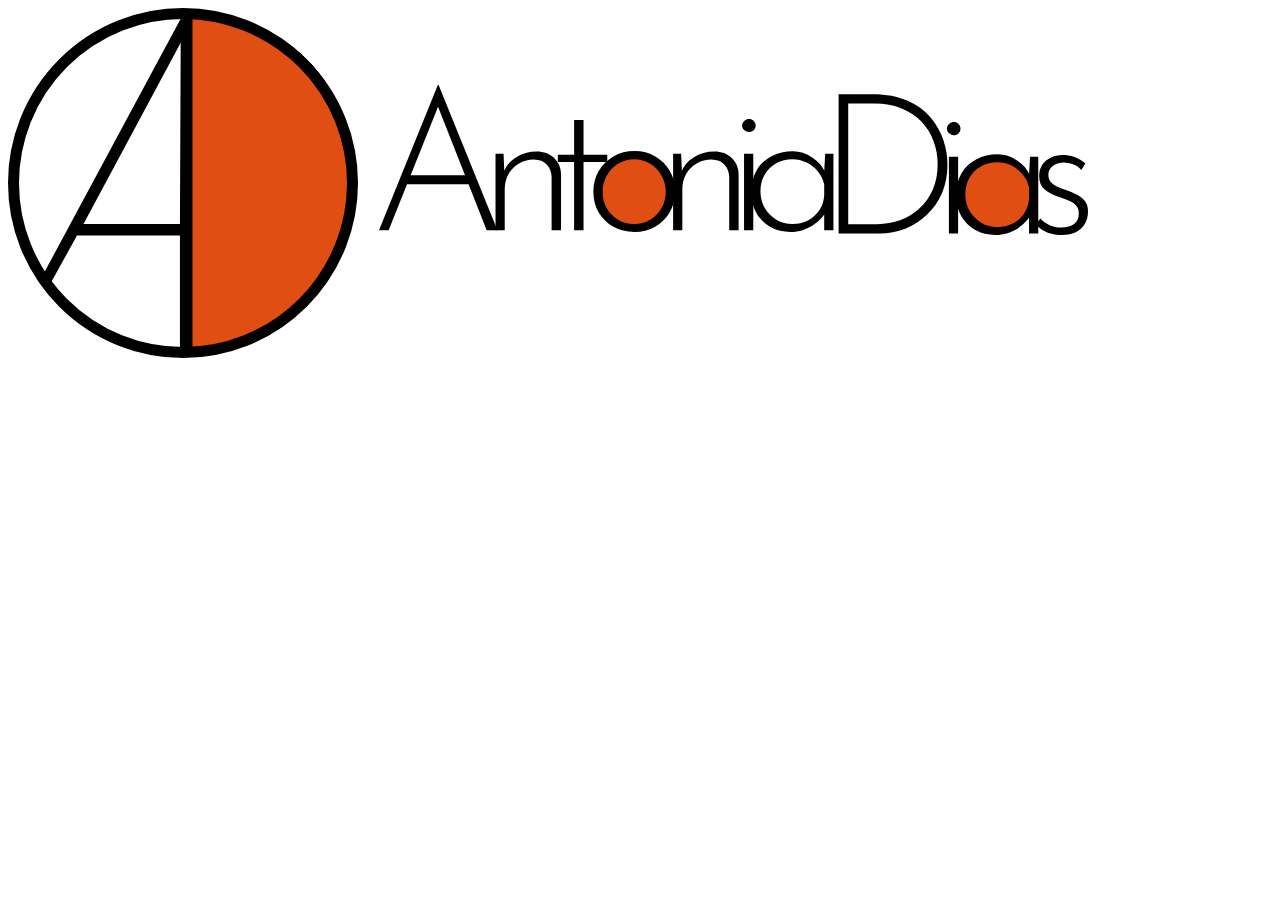
<file: index.html>
<!DOCTYPE html>
<!--[if lt IE 7]>      <html class="no-js lt-ie9 lt-ie8 lt-ie7"> <![endif]-->
<!--[if IE 7]>         <html class="no-js lt-ie9 lt-ie8"> <![endif]-->
<!--[if IE 8]>         <html class="no-js lt-ie9"> <![endif]-->
<!--[if gt IE 8]>      <html class="no-js"> <!--<![endif]-->
<html>
    <head>
        <meta charset="utf-8">
        <meta http-equiv="X-UA-Compatible" content="IE=edge">
        <title>Antonia Dias Portfolio</title>
        <meta name="description" content="">
        <meta name="viewport" content="width=device-width, initial-scale=1">
        <link rel="stylesheet" href="">
    </head>
    <body>
        <!--[if lt IE 7]>
            <p class="browsehappy">You are using an <strong>outdated</strong> browser. Please <a href="#">upgrade your browser</a> to improve your experience.</p>
        <![endif]-->

        <a href="designportfolio.html">
            <img src="img/big_main_logo.svg" id="main_logo">
        </a>
    </body>
</html>
</file>
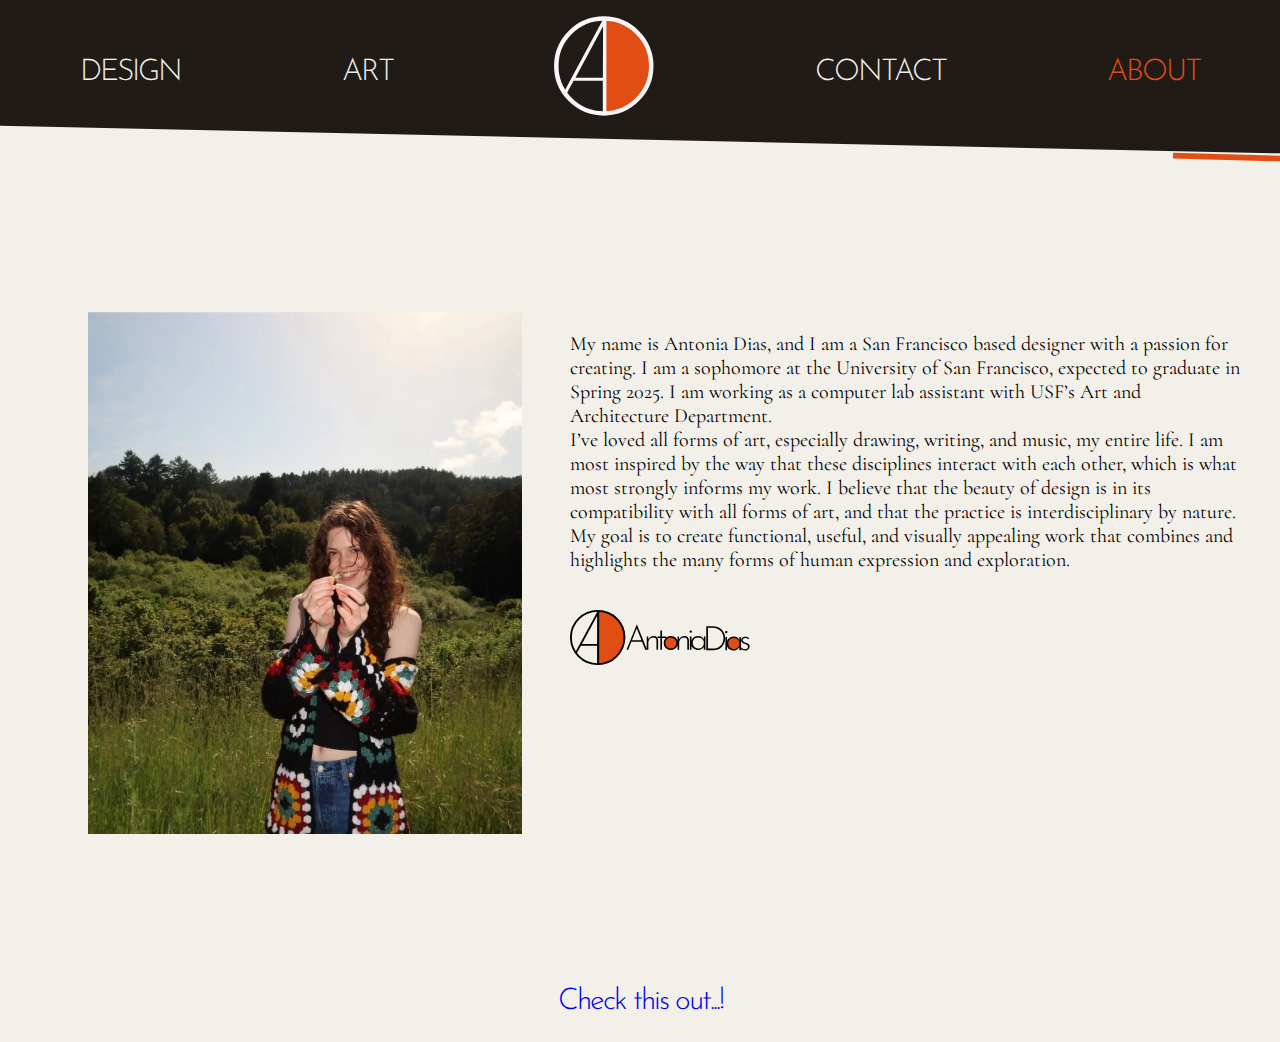
<file: about.html>
<!DOCTYPE html>
<!--[if lt IE 7]>      <html class="no-js lt-ie9 lt-ie8 lt-ie7"> <![endif]-->
<!--[if IE 7]>         <html class="no-js lt-ie9 lt-ie8"> <![endif]-->
<!--[if IE 8]>         <html class="no-js lt-ie9"> <![endif]-->
<!--[if gt IE 8]>      <html class="no-js"> <!--<![endif]-->
<html>
    <head>
        <meta charset="utf-8">
        <meta http-equiv="X-UA-Compatible" content="IE=edge">
        <title>Antonia Dias About</title>
        <meta name="description" content="">
        <meta name="viewport" content="width=device-width, initial-scale=1">
        <link rel="stylesheet" href="css/style.css">
    </head>
    <body>
        <!--[if lt IE 7]>
            <p class="browsehappy">You are using an <strong>outdated</strong> browser. Please <a href="#">upgrade your browser</a> to improve your experience.</p>
        <![endif]-->
        
        <header id="about_header">
            <nav>
                <a href="designportfolio.html">
                    <h2>DESIGN</h2>
                </a>
                <a href="artportfolio.html">
                    <h2>ART</h2>
                </a>
                <a href="index.html">
                    <img src="img/white_edge_logo.svg" viewBox="0 0 100 100" width="100" height="100" id="white_edge_logo">
                </a>
                <a href="contact.html">
                    <h2>CONTACT</h2>
                </a>
                <a href="#">
                    <h2 class="selected">ABOUT</h2>
                </a>

            </nav>
        </header>

        <main>

            <section>
                <div id="pic_of_me">
                    <img src="img/pic_of_me.webp" id="pic_of_me">
                </div>
                <div id="pic_of_me_description">
                <p>My name is Antonia Dias, and I am a San Francisco based designer with a passion for creating. I am a sophomore at the University of San Francisco, expected to graduate in Spring 2025. I am working as a computer lab assistant with USF’s Art and Architecture Department.
                    <br>
                I’ve loved all forms of art, especially drawing, writing, and music, my entire life. I am most inspired by the way that these disciplines interact with each other, which is what most strongly informs my work. I believe that the beauty of design is in its compatibility with all forms of art, and that the practice is interdisciplinary by nature. My goal is to create functional, useful, and visually appealing work that combines and highlights the many forms of human expression and exploration.
                    </p>
                <br>
                <img src="img/antoniadias_logo.svg" id="about_logo">
                </div>
                
            </section>
        </main>

        <footer>
            <a href="https://www.youtube.com/watch?v=yixhow9UXqo">
                <h2> Check this out...!</h2>
            </a>
        </footer>

    </body>
</html>
</file>
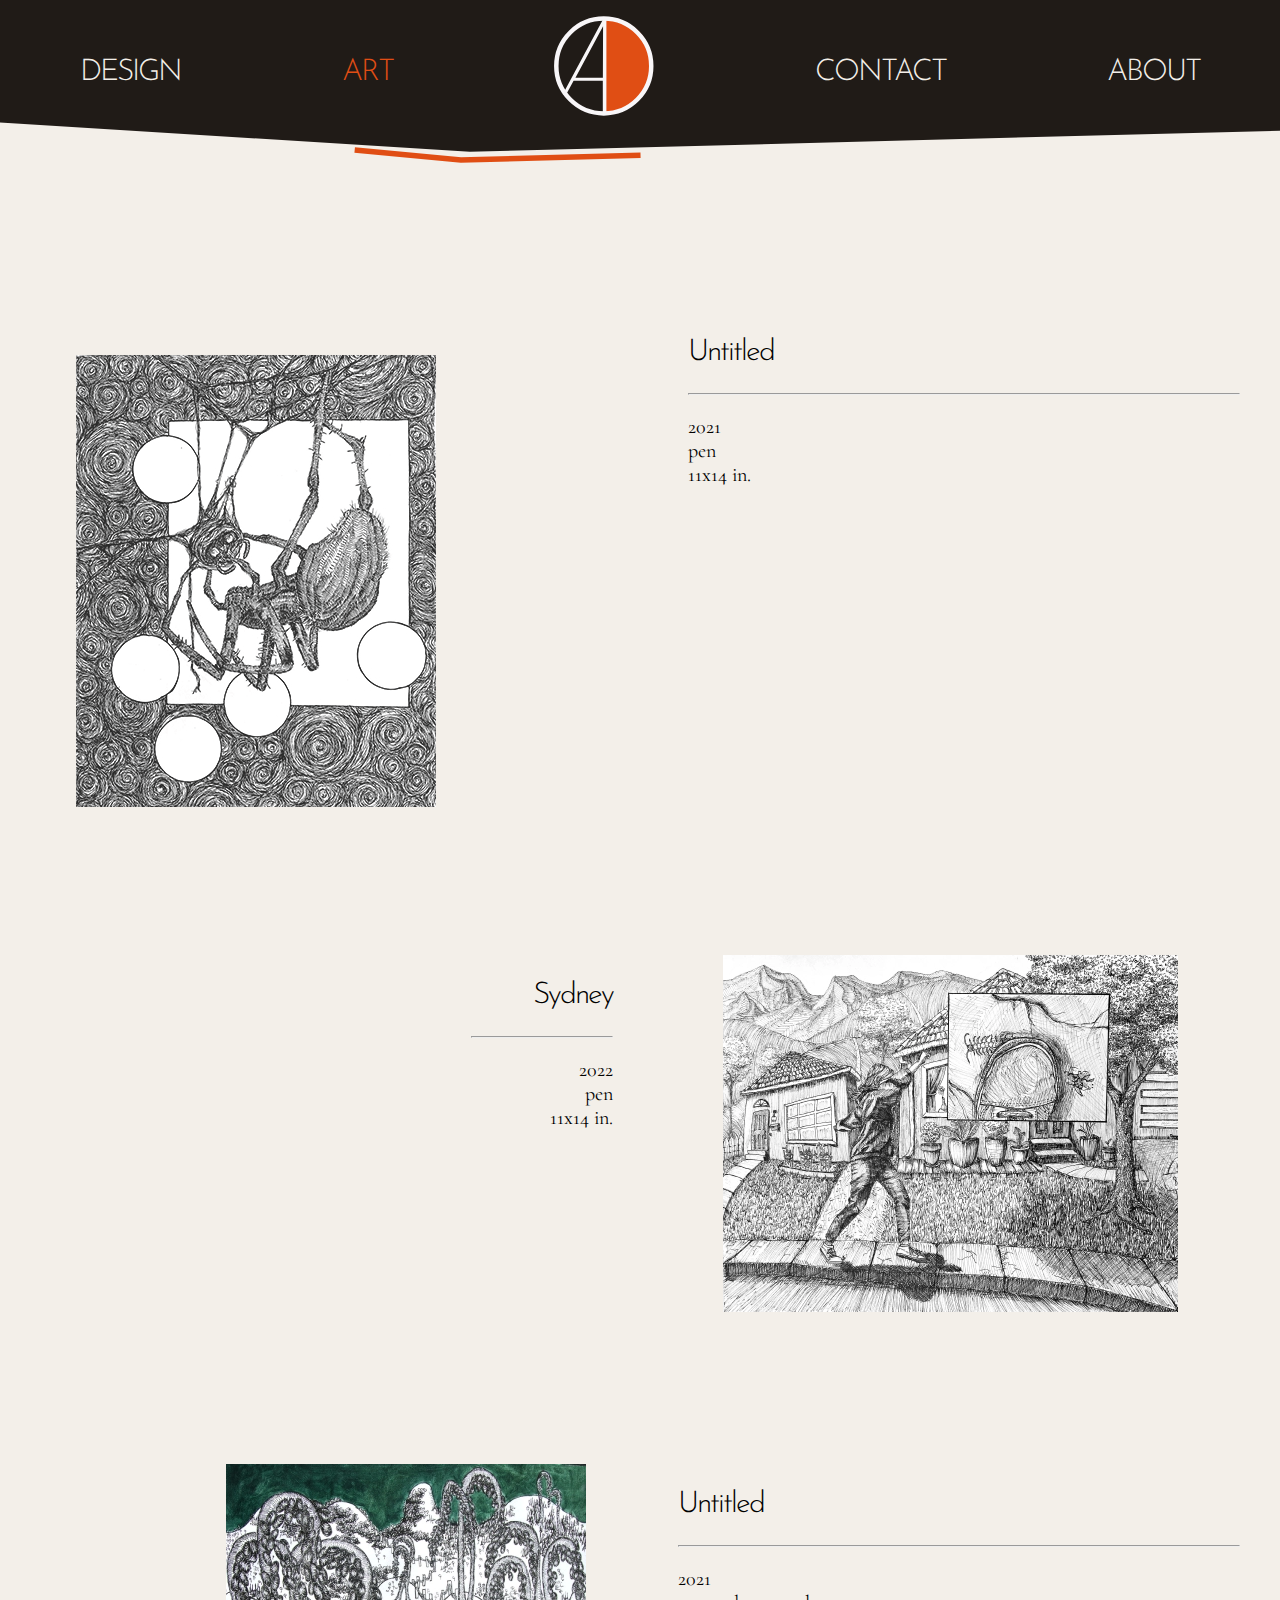
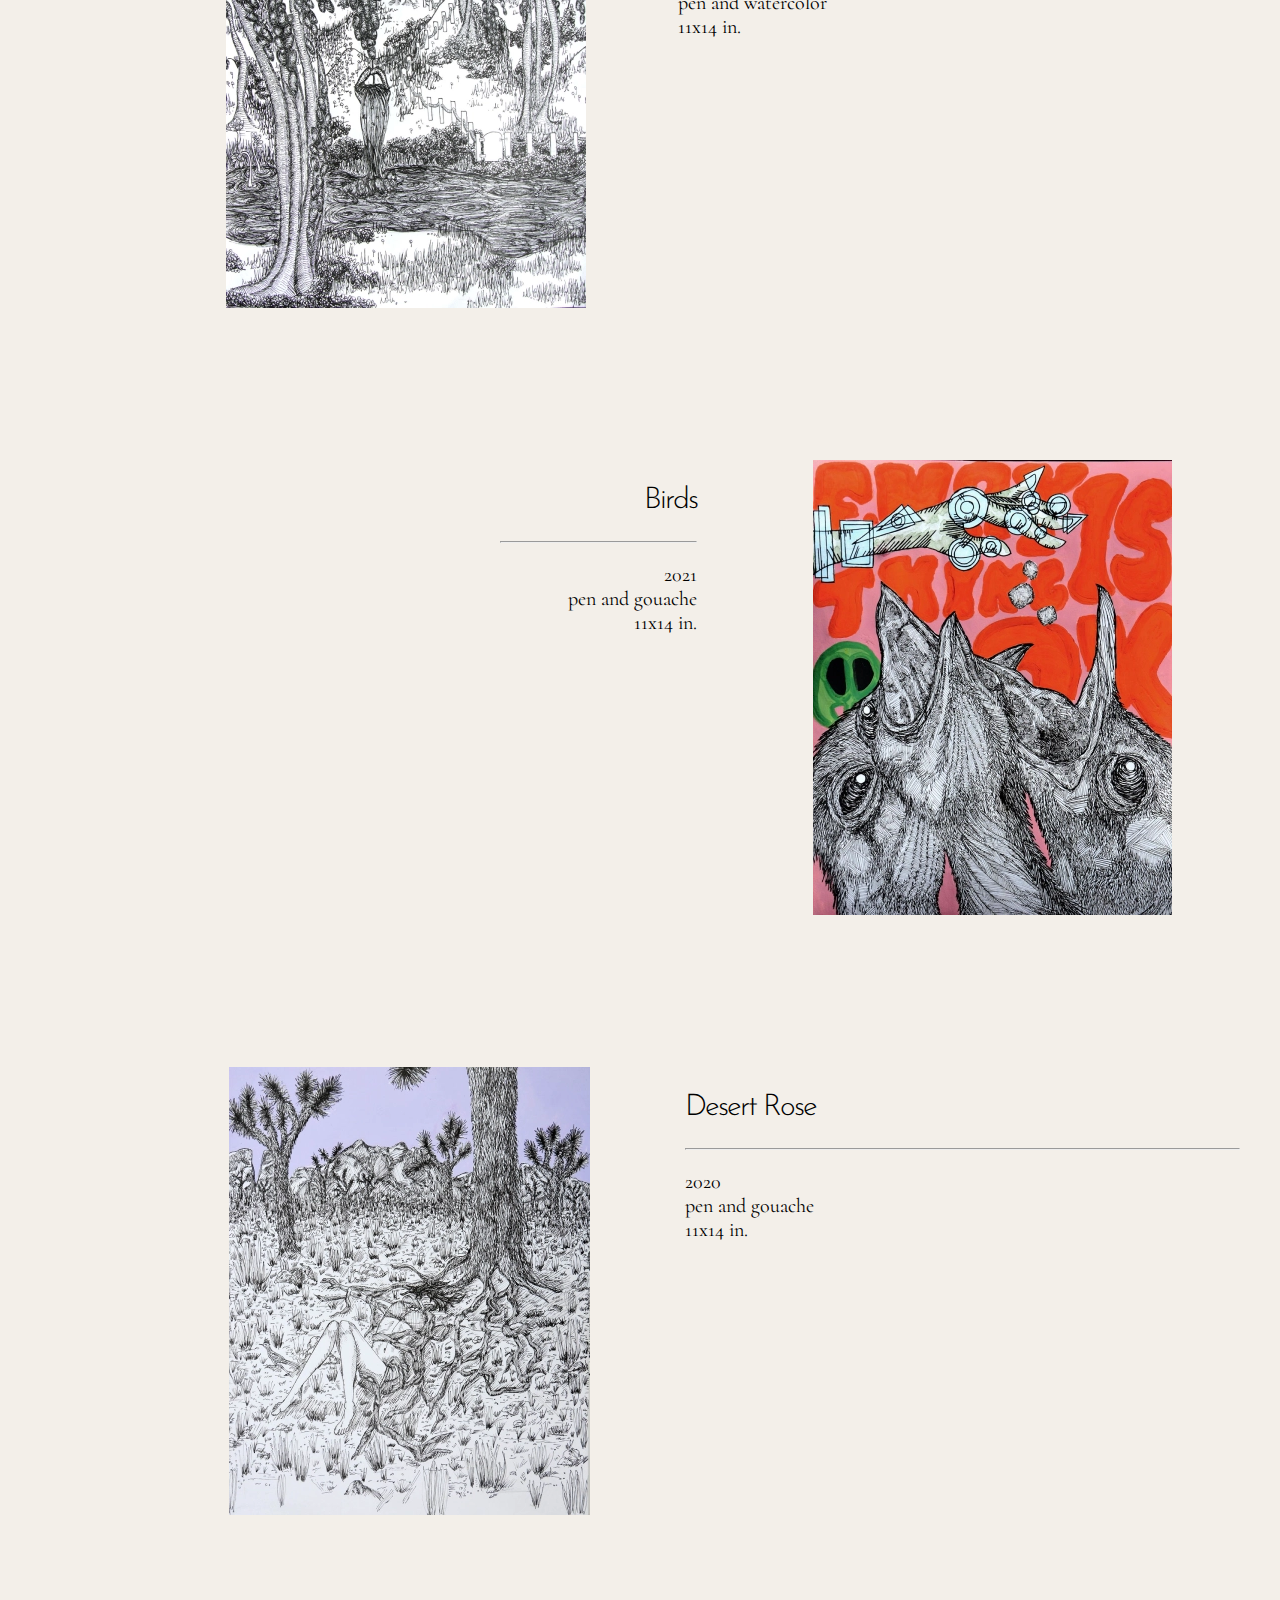
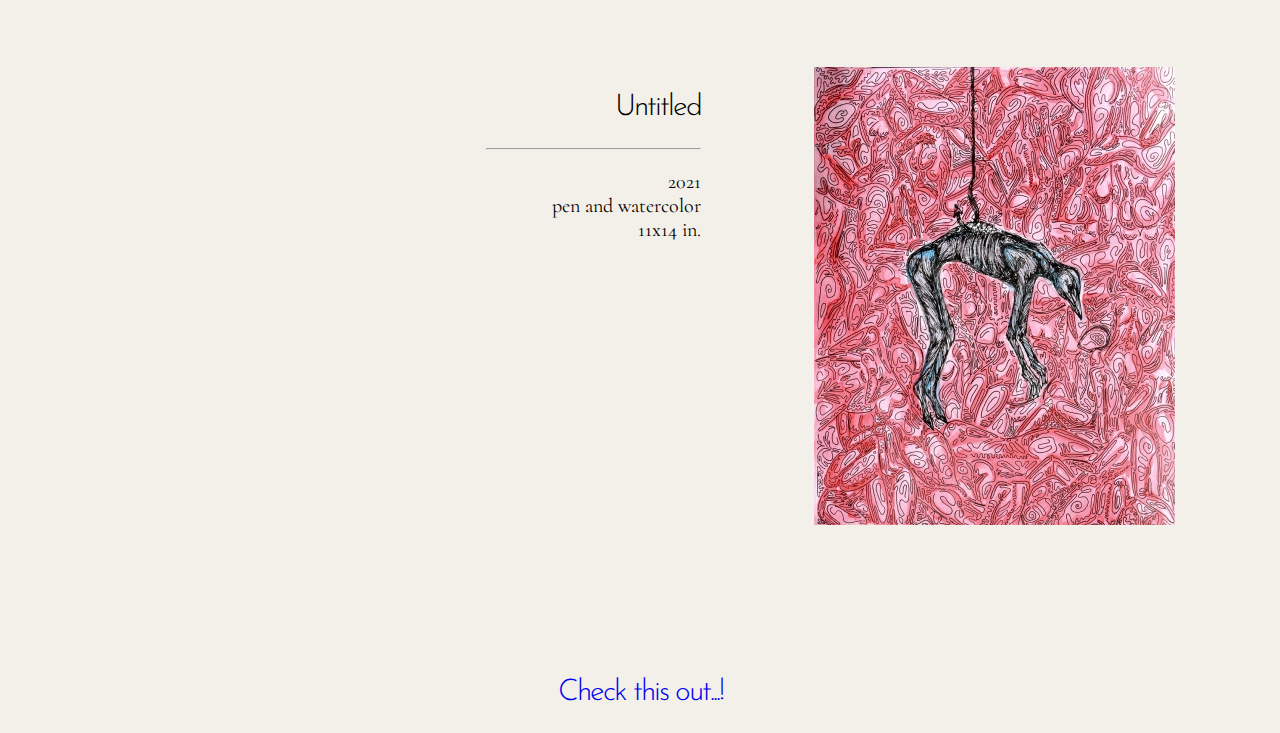
<file: artportfolio.html>
<!DOCTYPE html>
<!--[if lt IE 7]>      <html class="no-js lt-ie9 lt-ie8 lt-ie7"> <![endif]-->
<!--[if IE 7]>         <html class="no-js lt-ie9 lt-ie8"> <![endif]-->
<!--[if IE 8]>         <html class="no-js lt-ie9"> <![endif]-->
<!--[if gt IE 8]>      <html class="no-js"> <!--<![endif]-->
<html>
    <head>
        <meta charset="utf-8">
        <meta http-equiv="X-UA-Compatible" content="IE=edge">
        <title>Antonia Dias Art Portfolio</title>
        <meta name="description" content="">
        <meta name="viewport" content="width=device-width, initial-scale=1">
        <link rel="stylesheet" href="css/style.css">
    </head>
    <body>
        <!--[if lt IE 7]>
            <p class="browsehappy">You are using an <strong>outdated</strong> browser. Please <a href="#">upgrade your browser</a> to improve your experience.</p>
        <![endif]-->
        
        <header id="art_header">
            <nav>
                <a href="designportfolio.html">
                    <h2>DESIGN</h2>
                </a>
                <a href="#">
                    <h2 class="selected">ART</h2>
                </a>
                <a href="index.html">
                    <img src="img/white_edge_logo.svg" viewBox="0 0 100 100" width="100" height="100" id="white_edge_logo">
                </a>
                <a href="contact.html">
                    <h2>CONTACT</h2>
                </a>
                <a href="about.html">
                    <h2>ABOUT</h2>
                </a>
                </nav>
            </nav>
        </header>

        <main>
            <!--<section>
                <div id="art_portfolio_title">
                    <h1>ART PORTFOLIO</h1>
                </div>
            </section>-->
            <section>
                <!--<div id="ap1_image">
                    <img src="img/spider.webp">
                </div>-->
                <div class="ap1_image"></div>
                <div id="ap1_description">
                    <h2>Untitled</h2>
                    <hr>
                    <p>2021<br>pen <br> 11x14 in.</p>
                </div>

            </section>
            <section>
                <div id="ap2_image">
                    <img src="img/sydney.webp">
                </div>
                <div id="ap2_description">
                    <h2>Sydney</h2>
                    <hr>
                    <p>2022<br>pen<br>11x14 in.</p>
                </div>
                
            </section>
            <section>
                <div id="ap3_image">
                    <img src="img/jane.webp">
                </div>
                <div id="ap3_description">
                    <h2>Untitled</h2>
                    <hr>
                    <p>2021<br>pen and watercolor<br>11x14 in.</p>
                </div>
            </section>
            <section>
                <div id="ap4_image">
                    <img src="img/birds.webp">
                </div>
                <div id="ap4_description">
                    <h2>Birds</h2>
                    <hr>
                    <p>2021 <br>pen and gouache<br>11x14 in.</p>
                </div>
            </section>
            <section>
                <div id="ap5_image">
                    <img src="img/AnaDesertRose.webp">
                </div>
                <div id="ap5_description">
                    <h2>Desert Rose</h2>
                    <hr>
                    <p>2020<br>pen and gouache<br>11x14 in.</p>
                </div>
            </section>
            <section>
                <div id="ap6_image">
                    <img src="img/AnaSI4.webp">
                </div>
                <div id="ap6_description">
                    <h2>Untitled</h2>
                    <hr>
                    <p>2021<br>pen and watercolor<br>11x14 in.</p>
                </div>
            </section>
        </main>

        <footer>
            <a href="https://www.youtube.com/watch?v=yixhow9UXqo">
                <h2> Check this out...!</h2>
            </a>
        </footer>

    </body>
</html>
</file>
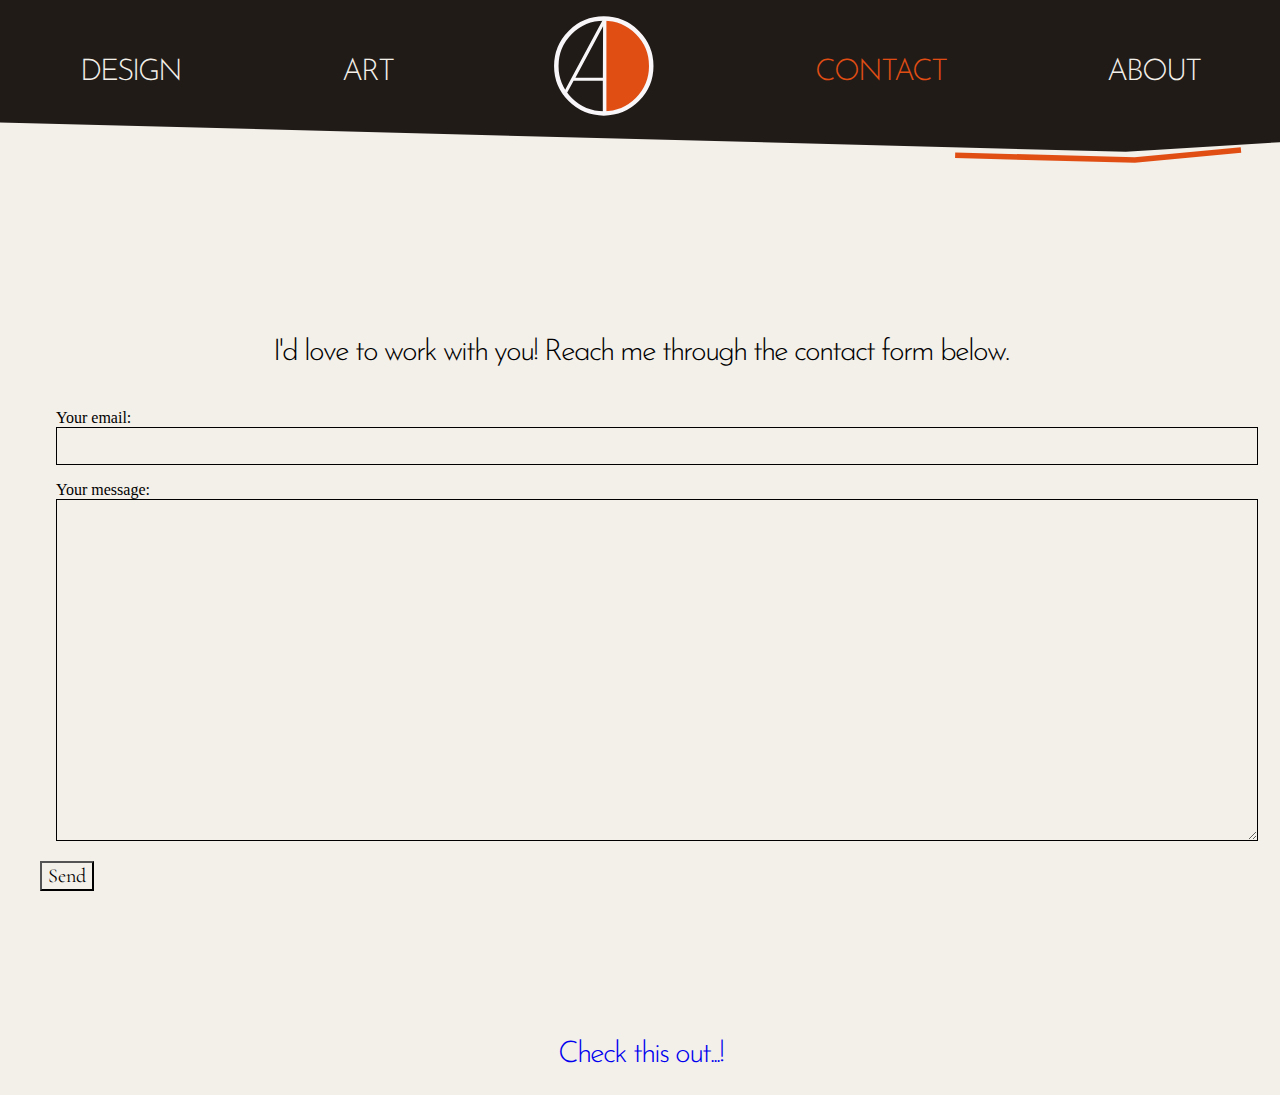
<file: contact.html>
<!DOCTYPE html>
<!--[if lt IE 7]>      <html class="no-js lt-ie9 lt-ie8 lt-ie7"> <![endif]-->
<!--[if IE 7]>         <html class="no-js lt-ie9 lt-ie8"> <![endif]-->
<!--[if IE 8]>         <html class="no-js lt-ie9"> <![endif]-->
<!--[if gt IE 8]>      <html class="no-js"> <!--<![endif]-->
<html>
    <head>
        <meta charset="utf-8">
        <meta http-equiv="X-UA-Compatible" content="IE=edge">
        <title>Antonia Dias Contact</title>
        <meta name="description" content="">
        <meta name="viewport" content="width=device-width, initial-scale=1">
        <link rel="stylesheet" href="css/style.css">
    </head>
    <body>
        <!--[if lt IE 7]>
            <p class="browsehappy">You are using an <strong>outdated</strong> browser. Please <a href="#">upgrade your browser</a> to improve your experience.</p>
        <![endif]-->
        
        <header id="contact_header">
            <nav>
                <a href="designportfolio.html">
                    <h2>DESIGN</h2>
                </a>
                <a href="artportfolio.html">
                    <h2>ART</h2>
                </a>
                <a href="index.html">
                    <img src="img/white_edge_logo.svg" viewBox="0 0 100 100" width="100" height="100" id="white_edge_logo">
                </a>
                <a href="#">
                    <h2 class="selected">CONTACT</h2>
                </a>
                <a href="about.html">
                    <h2>ABOUT</h2>
                </a>

            </nav>
        </header>

        <main>
            
            <section>
                    <h2 id="contact_title">I'd love to work with you! Reach me through the contact form below.</h2>
                <form
                action="https://formspree.io/f/xnqkrjnr"
                method="POST"
              >
                <label>
                  Your email:
                  <input type="email" name="email">
                </label>
                <label>
                  Your message:
                  <textarea name="message"></textarea>
                </label>
                <!-- your other form fields go here -->
                <button type="submit">Send</button>
              </form>
            </section>
        </main>

        <footer>
            <a href="https://www.youtube.com/watch?v=yixhow9UXqo">
                <h2> Check this out...!</h2>
            </a>
        </footer>

    </body>
</html>
</file>
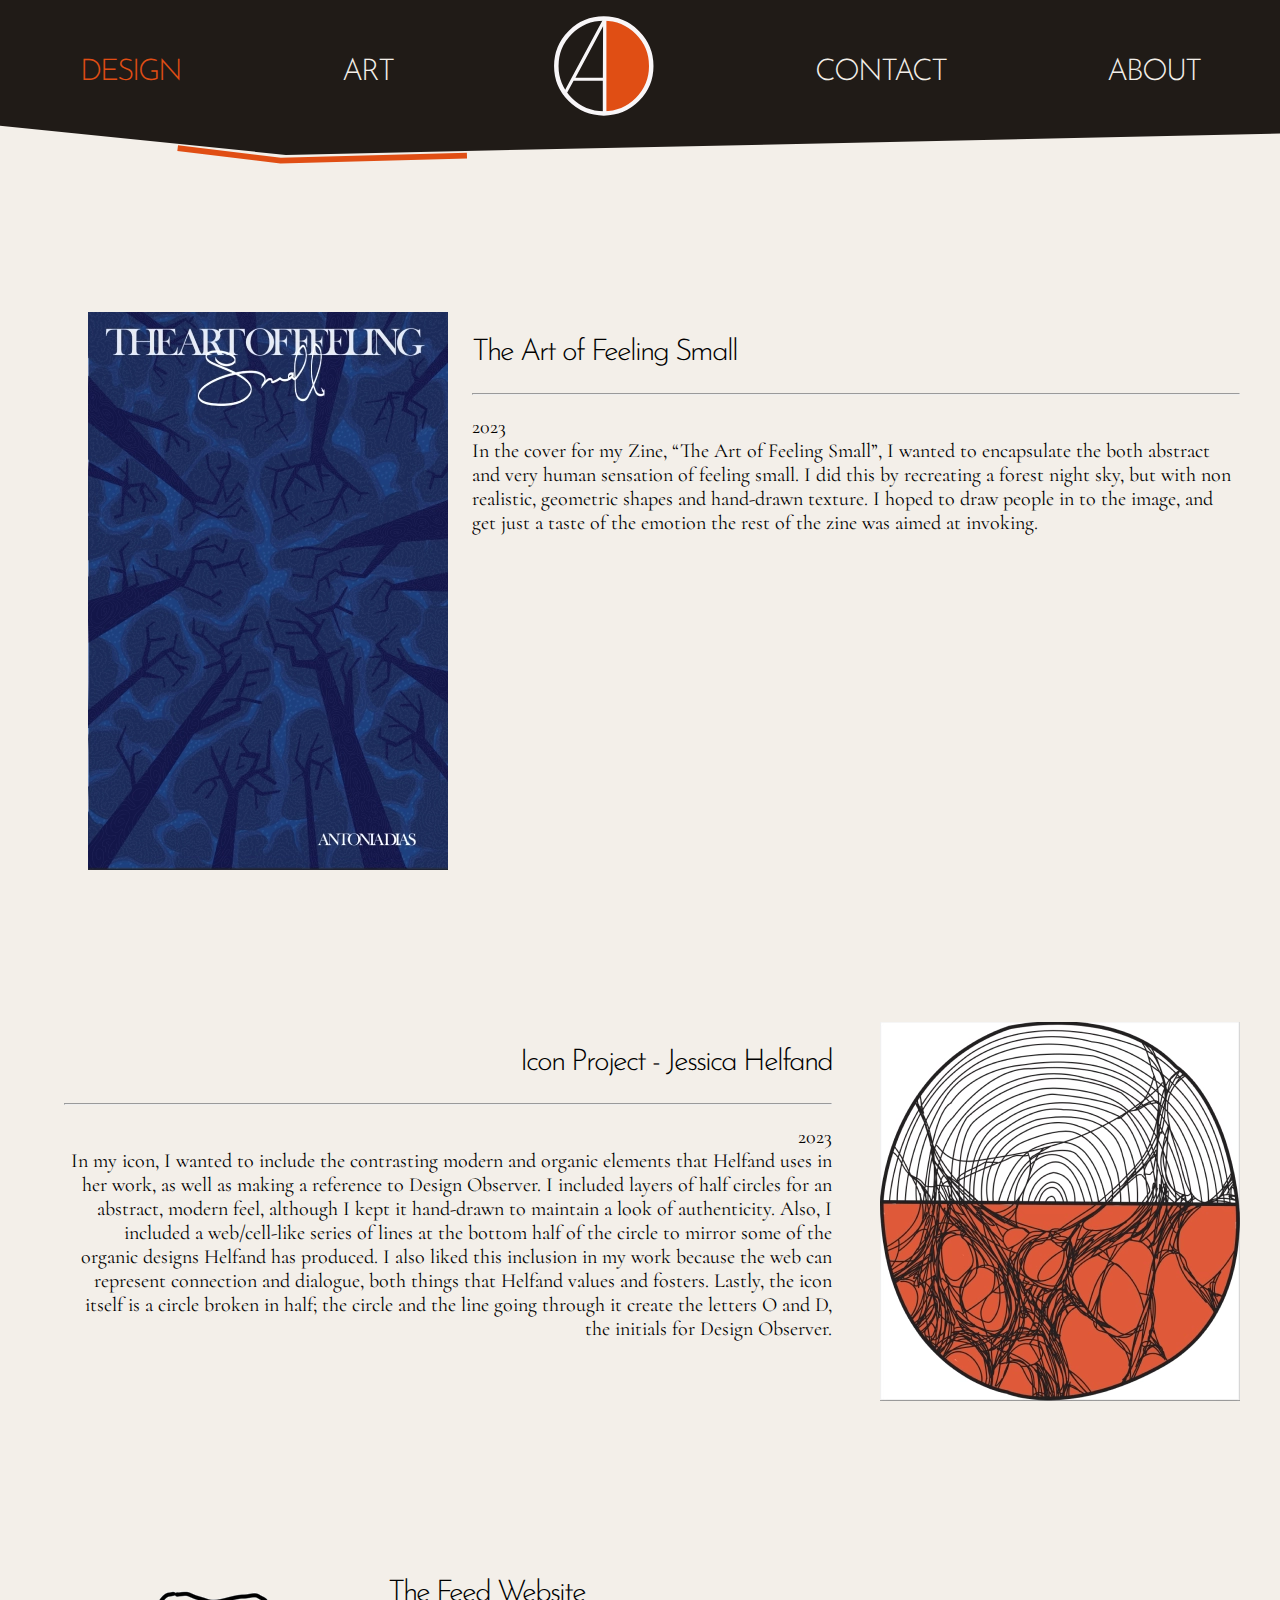
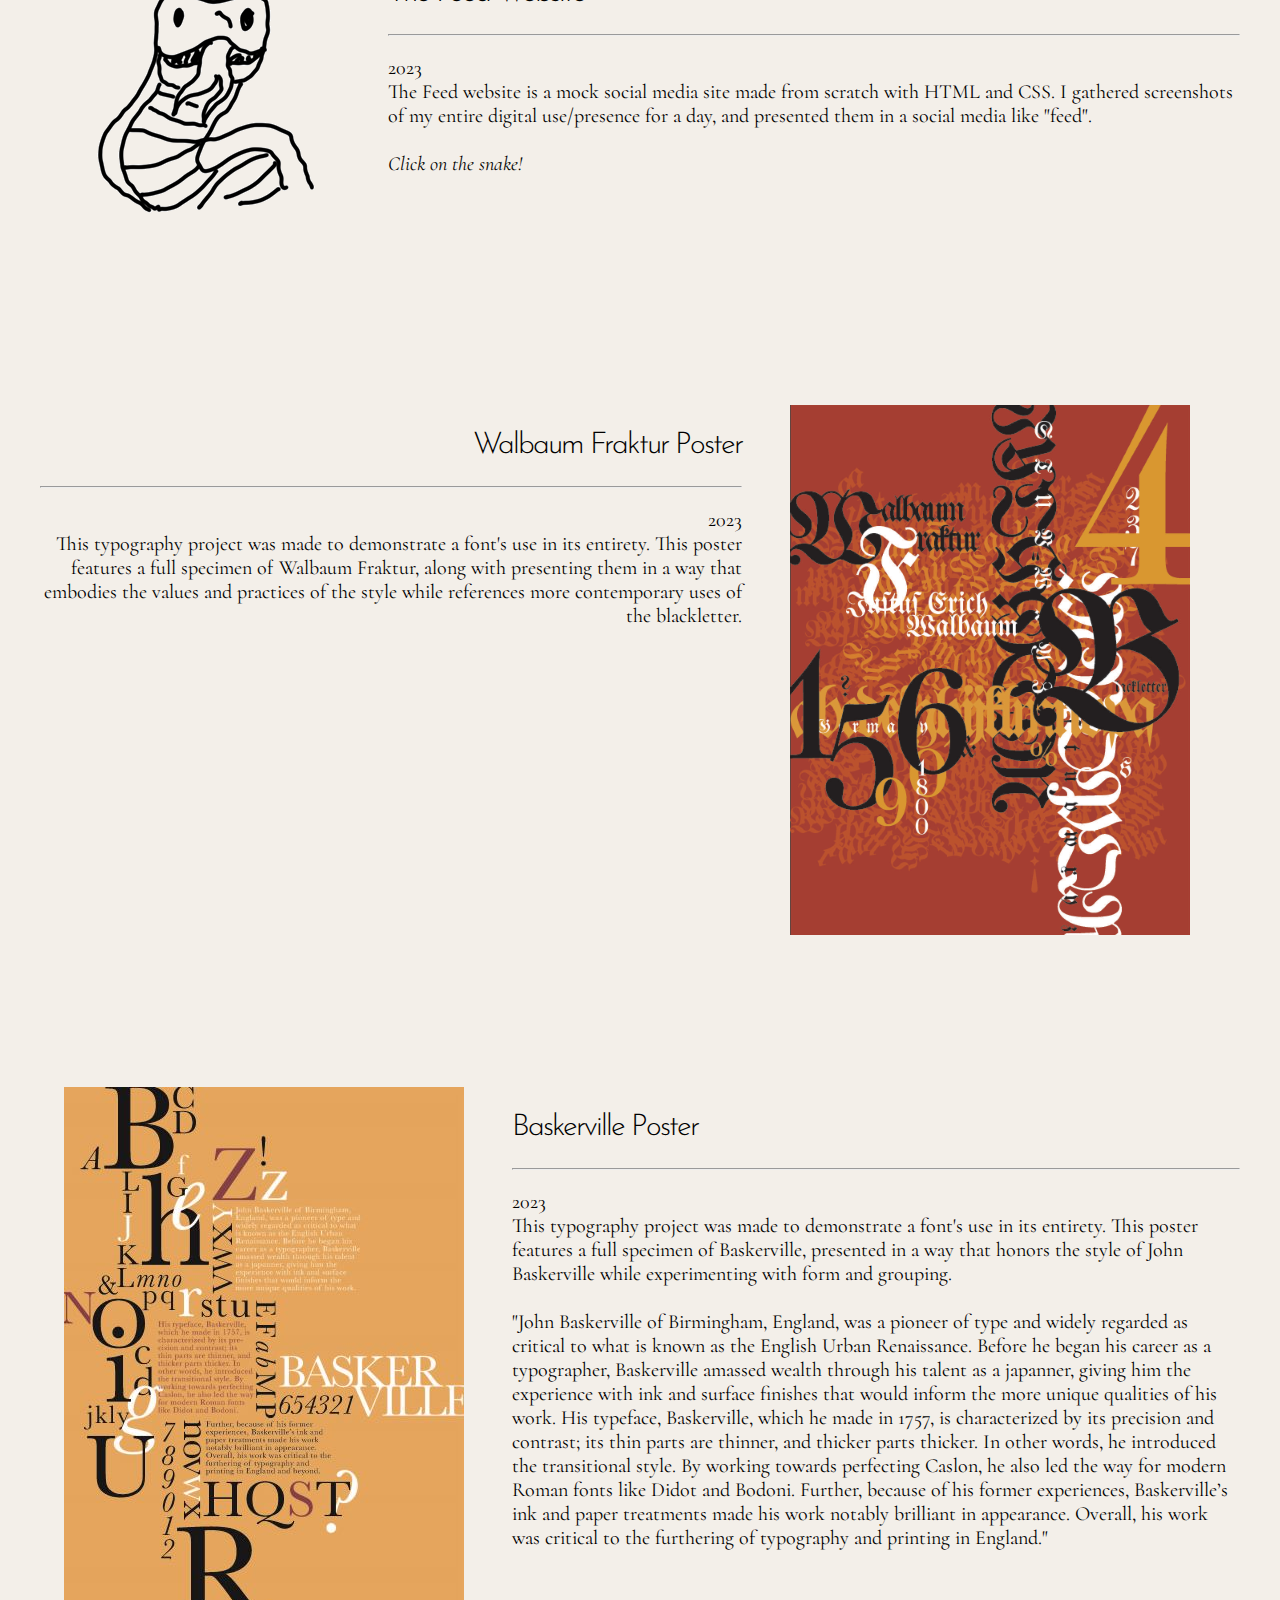
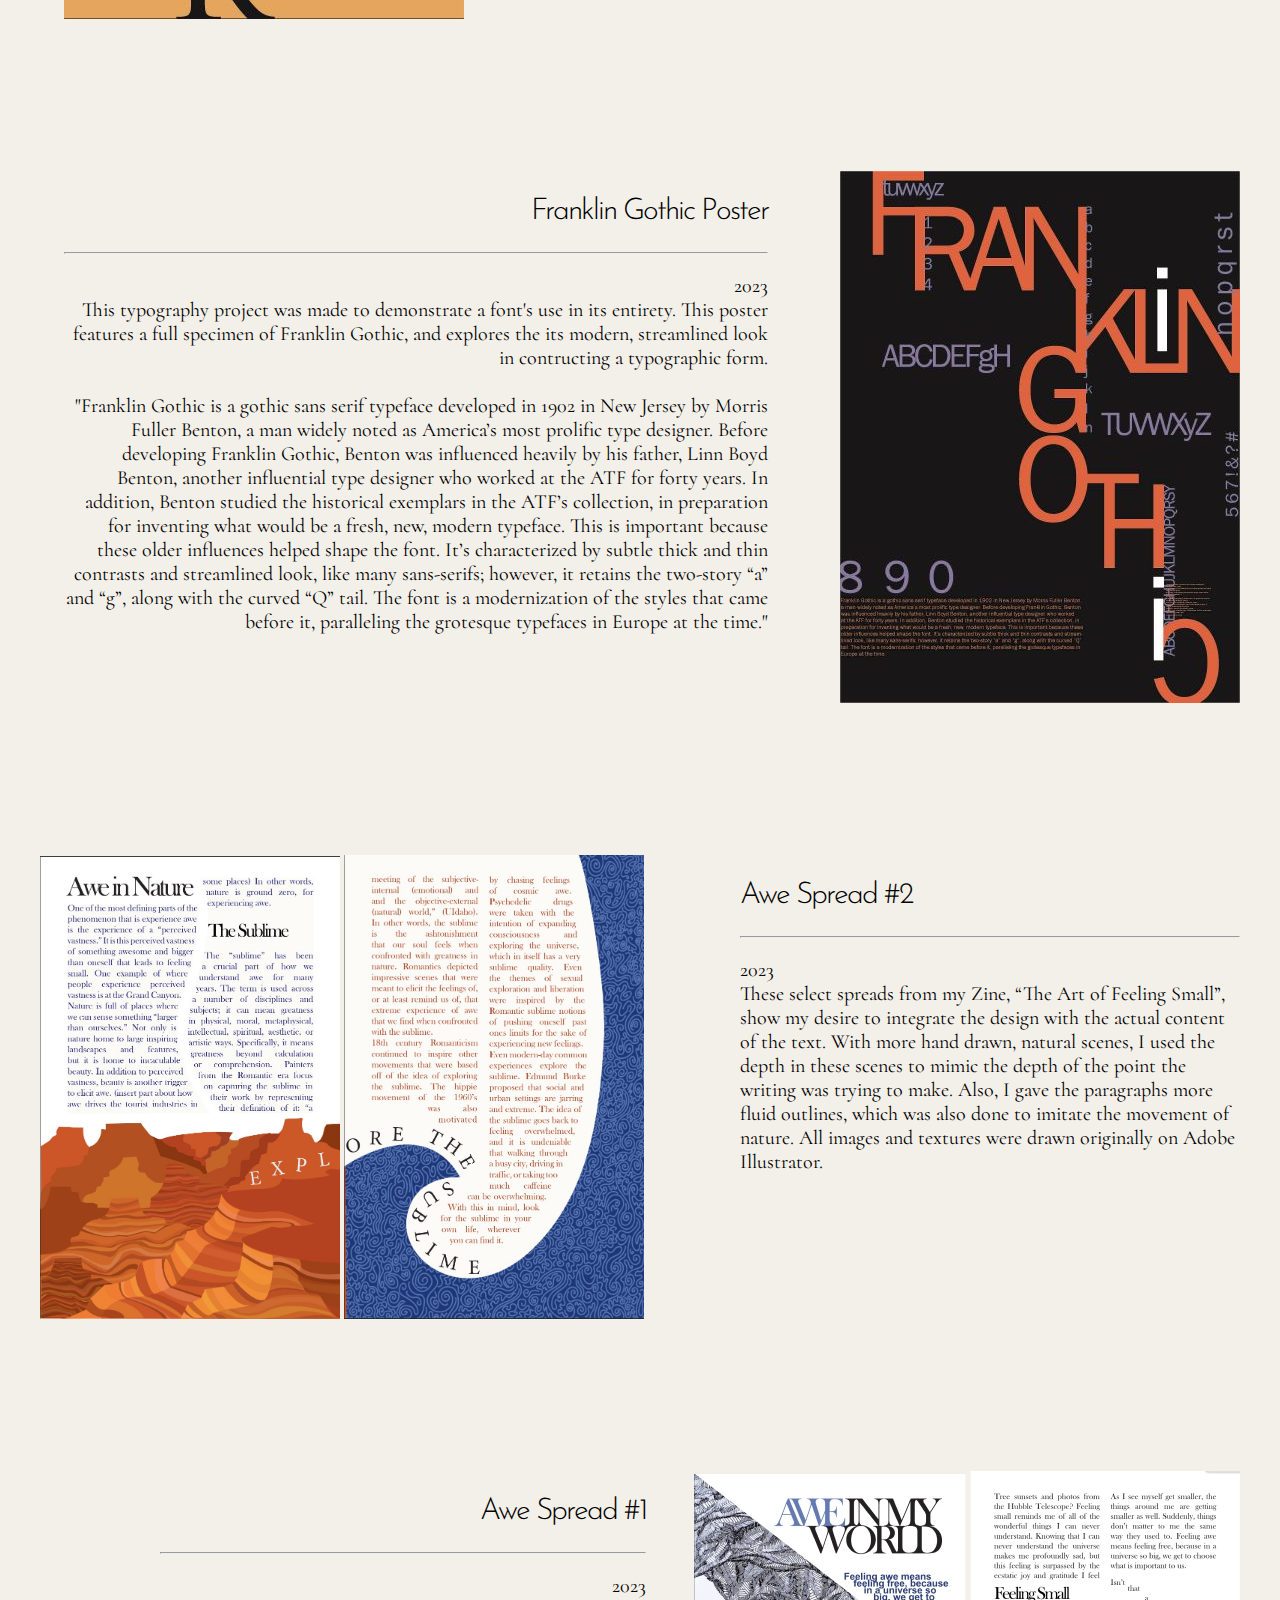
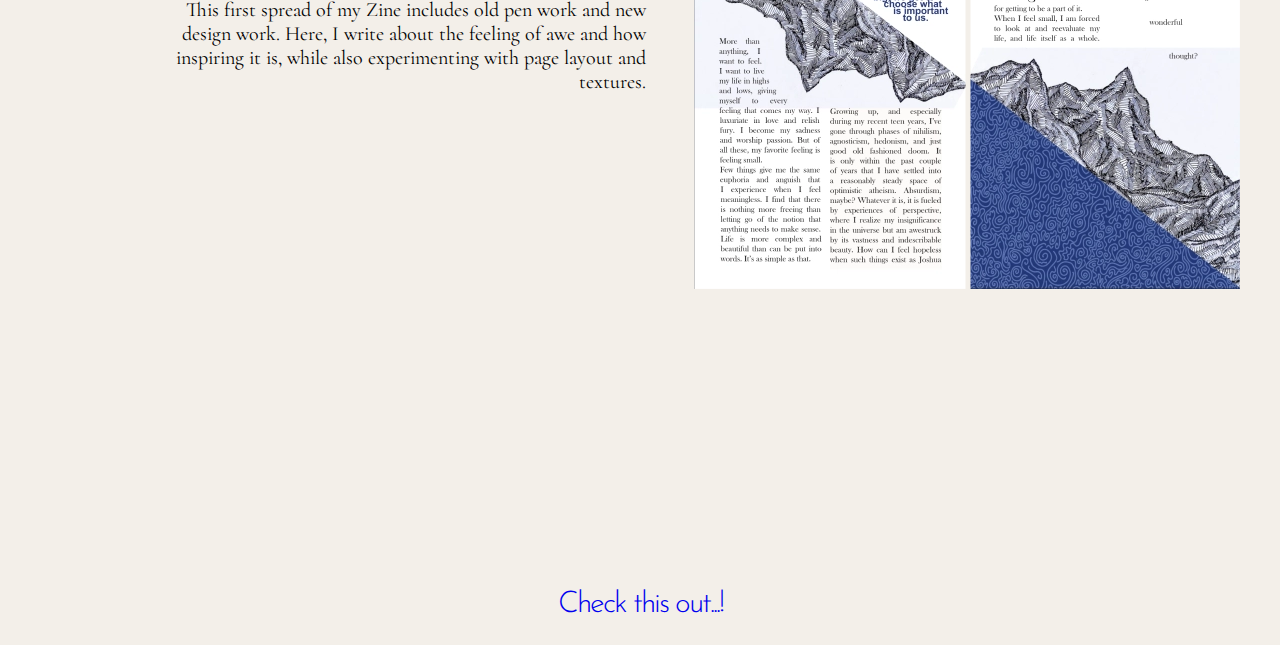
<file: designportfolio.html>
<!DOCTYPE html>
<!--[if lt IE 7]>      <html class="no-js lt-ie9 lt-ie8 lt-ie7"> <![endif]-->
<!--[if IE 7]>         <html class="no-js lt-ie9 lt-ie8"> <![endif]-->
<!--[if IE 8]>         <html class="no-js lt-ie9"> <![endif]-->
<!--[if gt IE 8]>      <html class="no-js"> <!--<![endif]-->
<html>
    <head>
        <meta charset="utf-8">
        <meta http-equiv="X-UA-Compatible" content="IE=edge">
        <title>Antonia Dias Design Portfolio</title>
        <meta name="description" content="">
        <meta name="viewport" content="width=device-width, initial-scale=1">
        <link rel="stylesheet" href="css/style.css">
        
    </head>
    <body>
        <!--[if lt IE 7]>
            <p class="browsehappy">You are using an <strong>outdated</strong> browser. Please <a href="#">upgrade your browser</a> to improve your experience.</p>
        <![endif]-->
        
        <header id="design_header">
            <nav>
                <a href="#">
                    <h2 class="selected">DESIGN</h2>
                </a>
                <a href="artportfolio.html">
                    <h2>ART</h2>
                </a>
                <a href="index.html">
                    <img src="img/white_edge_logo2.svg" viewBox="0 0 100 100" width="100" height="100" id="white_edge_logo">
                </a>
                <a href="contact.html">
                    <h2>CONTACT</h2>
                </a>
                <a href="about.html">
                    <h2>ABOUT</h2>
                </a>
            </nav>
        </header>

        <main>
            <!--<section>
                <div id="design_portfolio_title">
                    <h1>DESIGN PORTFOLIO</h1>
                </div>
            </section>-->
            <section>
                <div id="feeling_small_image">
                    <img src="img/feeling_small.webp">
                </div>
                <div id="feeling_small_description">
                    <h2>The Art of Feeling Small</h2>
                    <hr>
                    <p>2023
                        <br>In the cover for my Zine, “The Art of Feeling Small”, I wanted to encapsulate the both abstract and very human sensation of feeling small. I did this by recreating a forest night sky, but with non realistic, geometric shapes and hand-drawn texture. I hoped to draw people in to the image, and get just a taste of the emotion the rest of the zine was aimed at invoking. 
                    </p>
                </div>
            </section>
            <section>
                <div id="icon_image">
                    <img src="img/icon.webp">
                </div>
                <div id="icon_description">
                    <h2>Icon Project - Jessica Helfand</h2>
                    <hr>
                    <p> 2023 <br> In my icon, I wanted to include the contrasting modern and organic elements that Helfand uses in her work, as well as making a reference to Design Observer. I included layers of half circles for an abstract, modern feel, although I kept it hand-drawn to maintain a look of authenticity. Also, I included a web/cell-like series of lines at the bottom half of the circle to mirror some of the organic designs Helfand has produced. I also liked this inclusion in my work because the web can represent connection and dialogue, both things that Helfand values and fosters. Lastly, the icon itself is a circle broken in half; the circle and the line going through it create the letters O and D, the initials for Design Observer.</p>
                </div>
            </section>
            <section>
                <div id="the_feed_gif">
                    <a href="https://antonia-cd.github.io/thefeed/">
                        <img src="img/v3s2.gif">
                    </a>
                </div>
                <div id="the_feed_description">
                    <h2>The Feed Website</h2>
                    <hr>
                    <p> 2023<br>The Feed website is a mock social media site made from scratch with HTML and CSS. I gathered screenshots of my entire digital use/presence for a day, and presented them in a social media like "feed".<br> <br> <i>Click on the snake!</i></p>
                </div>
            </section>
            <section>
                <div id="walbaum_image">
                    <img src="img/walbaum_ss2.png">
                </div>
                <div id="walbaum_description">
                    <h2>Walbaum Fraktur Poster</h2>
                    <hr>
                    <p>2023<br>This typography project was made to demonstrate a font's use in its entirety. This poster features a full specimen of Walbaum Fraktur, along with presenting them in a way that embodies the values and practices of the style while references more contemporary uses of the blackletter.</p>
                </div>
            </section>
            <section>
                <div id="baskerville_image">
                    <img src="img/redd.jpg">
                </div>
                <div id="baskerville_description">
                    <h2>Baskerville Poster</h2>
                    <hr>
                    <p>2023<br>This typography project was made to demonstrate a font's use in its entirety. This poster features a full specimen of Baskerville, presented in a way that honors the style of John Baskerville while experimenting with form and grouping.
                    <br> <br> "John Baskerville of Birmingham, England, was a pioneer of type and widely regarded as critical to what is known as the English Urban Renaissance. Before he began his career as a typographer, Baskerville amassed wealth through his talent as a japanner, giving him the experience with ink and surface finishes that would inform the more unique qualities of his work. His typeface, Baskerville, which he made in 1757, is characterized by its precision and contrast; its thin parts are thinner, and thicker parts thicker. In other words, he introduced the transitional style. By working towards perfecting Caslon, he also led the way for modern Roman fonts like Didot and Bodoni. Further, because of his former experiences, Baskerville’s ink and paper treatments made his work notably brilliant in appearance. Overall, his work was critical to the furthering of typography and printing in England."</p>
                </div>
            </section>
            <section>
                <div id="franklin_image">
                    <img src="img/franklin_sources.jpg">
                </div>
                <div id="franklin_description">
                    <h2> Franklin Gothic Poster</h2>
                    <hr>
                    <p>2023<br>This typography project was made to demonstrate a font's use in its entirety. This poster features a full specimen of Franklin Gothic, and explores the its modern, streamlined look in contructing a typographic form.
                    <br> <br> "Franklin Gothic is a gothic sans serif typeface developed in 1902 in New Jersey by Morris Fuller Benton, a man widely noted as America’s most prolific type designer. Before developing Franklin Gothic, Benton was influenced heavily by his father, Linn Boyd Benton, another influential type designer who worked at the ATF for forty years. In addition, Benton studied the historical exemplars in the ATF’s collection, in preparation for inventing what would be a fresh, new, modern typeface. This is important because these older influences helped shape the font. It’s characterized by subtle thick and thin contrasts and streamlined look, like many sans-serifs; however, it retains the two-story “a” and “g”, along with the curved “Q” tail. The font is a modernization of the styles that came before it, paralleling the grotesque typefaces in Europe at the time."
                </p>
                </div>
            </section>
            <section>
                <div id="awe_spread_2_images">
                    <img src="img/aweinnatureexp.jpg" id="awe_in_nature_image">
                    <img src="img/thesublimewave.jpg" id="the_sublime_wave_image">
                </div>
                <div id="awe_spread_2_description">
                    <h2 >Awe Spread #2</h2>
                    <hr>
                    <p> 2023<br>These select spreads from my Zine, “The Art of Feeling Small”, show my desire to integrate the design with the actual content of the text. With more hand drawn, natural scenes, I used the depth in these scenes to mimic the depth of the point the writing was trying to make. Also, I gave the paragraphs more fluid outlines, which was also done to imitate the movement of nature. All images and textures were drawn originally on Adobe Illustrator.</p>
                </div>
            </section>
            <section>
                <div id="awe_spread_images">
                    <img src="img/awe_1sthalf.webp" id="awe_first_half">
                    <img src="img/awe_2ndhalf.webp" id="awe_second_half">
                </div>
                <div id="awe_spread_description">
                    <h2 >Awe Spread #1</h2>
                    <hr>
                    <p> 2023<br>This first spread of my Zine includes old pen work and new design work. Here, I write about the feeling of awe and how inspiring it is, while also experimenting with page layout and textures.</p>
                </div>
            </section>
            <section>
            
        </main>

        <footer>
            <a href="https://www.youtube.com/watch?v=yixhow9UXqo">
                <h2> Check this out...!</h2>
            </a>
        </footer>

    </body>
</html>
</file>
<file: css/style.css>
@import url('https://fonts.googleapis.com/css2?family=Josefin+Sans:wght@300&family=Rubik+Vinyl&family=Ubuntu&display=swap');
  @import url('https://fonts.googleapis.com/css2?family=Cormorant&display=swap');


html{
    background-color: #F3EFE9;
}

body {
    margin: 0; 

}

header{
  width: 100%;

}

nav{
    width: 100%; 
    margin: auto; 
    display: flex;
    flex-direction: row;
    justify-content: space-around; 
    align-items: center;
}

a {
    text-decoration: none;
}

main{
    max-width: 75rem;
    margin: auto;
}

footer{
    text-align: center;
    color: black;
}

footer:hover{
    color: #E04E14;
}

h1{
    font-family: 'Josefin Sans', sans-serif;
    font-size: 40px;
    font-style: normal;
    font-weight: 300;
    line-height: normal;
    letter-spacing: -3px;
}

h2{
    font-family: 'Josefin Sans', sans-serif;
    font-size: 30px;
    font-style: normal;
    font-weight: 300;
    line-height: normal;
    letter-spacing: -2px;
    text-decoration: none;
}

nav h2{
    color: #F3EFE9;
    text-decoration: none;
}

 nav h2:hover{
    color: #E04E14;
}

p{
    font-family: 'Cormorant', serif;
    font-size: 20px;
    font-style: normal;
    font-weight: 400;
    line-height: normal;
}

hr {
    font-weight: 800;
}

section{
    margin: 9.25rem auto;
    display: grid;
    grid-template-columns: repeat (12, 1fr);
    grid-column-gap: 1.5rem;
    grid-auto-flow: dense;
}

.selected{
    color: #E04E14;
}

#main_logo{
    text-align: center;
    margin: auto;
    width: 100%;
    background-color: #F3EFE9;
}

#white_edge_logo{
    max-width: 10rem;
    margin-top: 1rem;
}

#art_portfolio_title{
    grid-column-start: 3;
}

#design_portfolio_title{
    grid-column-start: 3;
}

#pic_of_me{
   grid-column: 3/5;
}

#pic_of_me_description{
    grid-column: 6/9;
}

#feeling_small_image{
    grid-column-start:3;
}

#feeling_small_description{
    grid-column: 4/10;
}

/*#ap1_image{
    grid-column-start:3;
}*/

.ap1_image{
    background-image: url("/img/spider_sprite.png");
    background-position: 0px 0px;
    margin: auto;
    margin-top: 10%;
    height: 452px;
    width:360px;
}

.ap1_image:hover{
    background-image: url("/img/spider_sprite.png");
    background-position: 0px -500px;
}

#ap1_description{
    grid-column: 4/10;
}

#ap2_image{
    grid-column: 8;
}

#ap2_description{
    grid-column-start: 6;
    text-align: right;
}

#ap3_image{
    grid-column-start:3;
}

#ap3_description{
    grid-column: 4/10;
}

#ap4_image{
    grid-column: 8;
}

#ap4_description{
    grid-column-start: 6;
    text-align: right;
}

#ap5_image{
    grid-column-start:3;
}

#ap5_description{
    grid-column: 4/10;
}

#ap6_image{
    grid-column: 8;
}

#ap6_description{
    grid-column-start: 6;
    text-align: right;
}

#awe_spread_images{
    text-align: right;
    grid-column: 8;
}

#awe_spread_description{
    text-align: right;
    grid-column-start: 6;
}

#awe_spread_2_images{
    text-align:left;
}

#awe_in_nature_image{
    grid-column-start:3;
    max-width: 300px;
}

#the_sublime_wave_image{
    max-width: 300px;
}

#awe_spread_2_description{
    grid-column-start: 5;
}

#icon_image{
    grid-column-start: 7;
}

#icon_description{
    text-align: right;
    grid-column: 2/6;
}

#the_feed_gif{
    grid-column-start:2;
    max-width: 300px;
}

#the_feed_description{
    grid-column: 3/10;
    text-decoration: none;
}

#walbaum_image{
    max-width: 300px;
    grid-column-start: 3;
    display: block;
    margin-right: 150px;
}

#walbaum_description{
    text-align: right;
    grid-column-start: 1;
    grid-column-end: 2;
    display: block;
}

#baskerville_image{
    grid-column:2/5;
}

#baskerville_description{
    grid-column: 6/10;
}

#franklin_image{
    grid-column-start: 5;
}

#franklin_description{
    grid-column-start:2;
    text-align: right;
}


#about_logo{
    text-align: left;
    max-width: 200px;
}

#design_header {
    width: 100%;
    height: 10.25rem;
    background-image: url('../img/design_rectangle.svg');
    background-repeat: no-repeat;
    background-size: cover;
}

header h2{
    margin-top: 50px;
}

#art_header{
    width: 100%;
    height: 10.25rem;
    background-image: url('../img/art_rectangle.svg');
    background-repeat: no-repeat;
    background-size: cover;
}

#contact_header{
    width: 100%;
    height: 10.25rem;
    background-image: url('../img/contact_rectangle.svg');
    background-repeat: no-repeat;
    background-size: cover;
}

#about_header{
    width: 100%;
    height: 10.25rem;
    background-image: url('../img/about_rectangle.svg');
    background-repeat: no-repeat;
    background-size: cover;
}

input, textarea{
    width: 100%;
    background-color: #F3EFE9;
    padding: 10px 16px 10px 16px;
    font-family: 'Cormorant', serif;
    border: 1px solid black;
}

label{
    display: block;
    margin: 16px;
}

textarea{
    height: 320px;
}

button{
    background-color: #F3EFE9;
    font-family: 'Cormorant', serif;
    font-size: 20px;
}

button:hover{
    background-color: #E04E14;
}

#contact_title{
    text-align: center;
}


/* flex-direction: row;
    flex-basis: 2400px; height: 246px;
    align-items: space-evenly;
    flex-wrap: nowrap;
    justify-content: space-evenly; */
</file>
